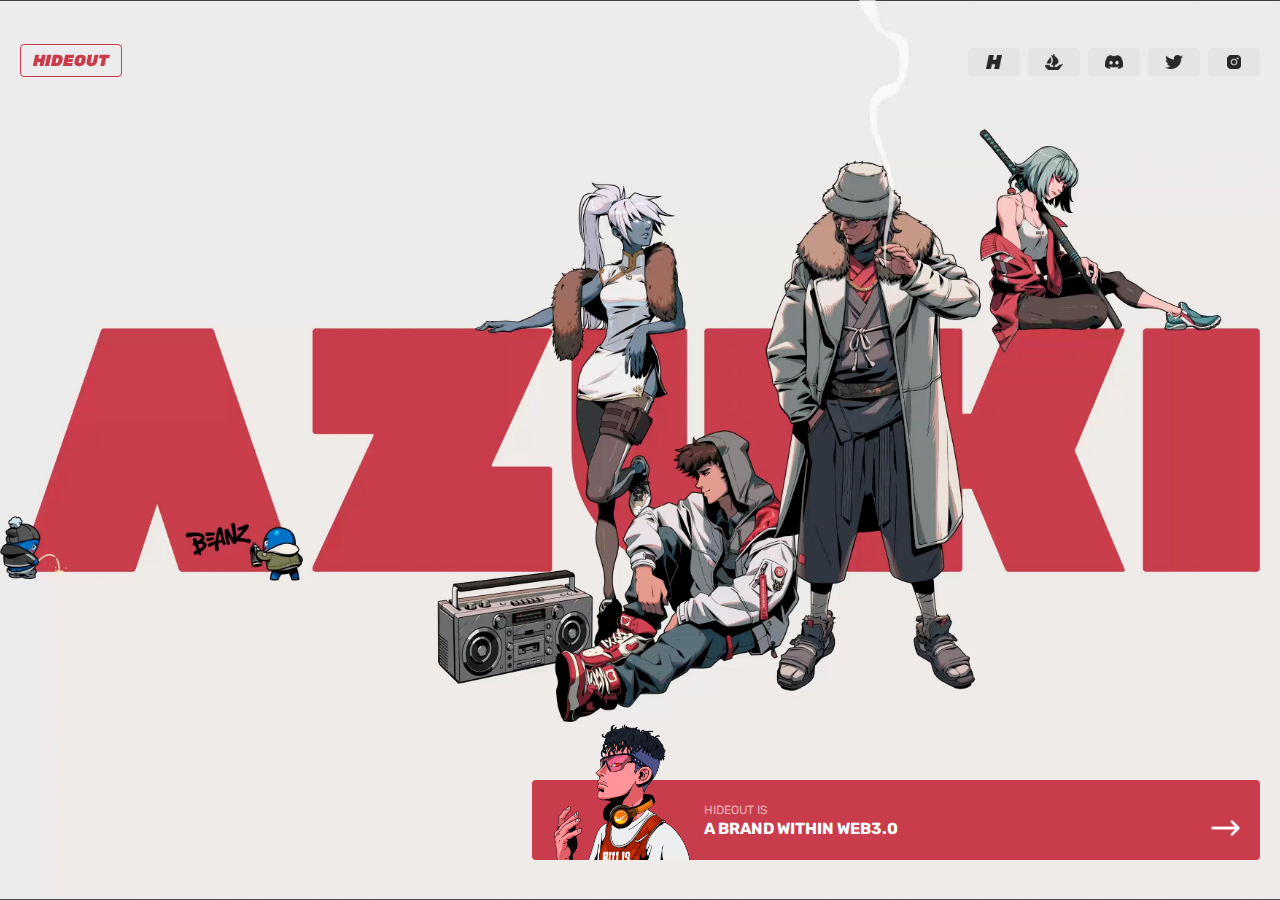
<file: index.html>
<!DOCTYPE html>
<html lang="en">
<head>
    <meta charset="UTF-8">
    <meta http-equiv="X-UA-Compatible" content="IE=edge">
    <meta name="viewport" content="width=device-width, initial-scale=1, maximum-scale=1, user-scalable=no">
    <meta name="description" content="Welcome to HIDEOUT!">

    <meta property="og:title" content="HIDEOUT">
    <meta property="og:description" content="Welcome to HIDEOUT!">
    <meta property="og:image" content="/img/nft_main.jpg">

    <title>HIDEOUT</title>

    <link rel="apple-touch-icon" sizes="180x180" href="/fav/apple-touch-icon.png">
    <link rel="icon" type="image/png" sizes="32x32" href="/fav/favicon-32x32.png">
    <link rel="icon" type="image/png" sizes="16x16" href="/fav/favicon-16x16.png">
    <link rel="manifest" href="/fav/site.webmanifest">
    <link rel="mask-icon" href="/fav/safari-pinned-tab.svg" color="#ff0054">
    <meta name="msapplication-TileColor" content="#ff0054">
    <meta name="theme-color" content="#ffffff">

    <link rel="preconnect" href="https://fonts.googleapis.com">
    <link rel="preconnect" href="https://fonts.gstatic.com" crossorigin>
    <link href="https://fonts.googleapis.com/css2?family=Rubik:ital,wght@0,400;0,700;1,900&display=swap" rel="stylesheet">

    <link rel="stylesheet" href="main.css">
    <script defer src="main.js"></script>
</head>
<body>
    <div class="background-image"></div>

    <header>
        <div class="header-wrapper">
            <div>
                <a href="index.html" class="logo">HIDEOUT</a>
                <label class="menu-btn-wrapper">
                    <input type="checkbox">
                    <div class="menu-btn">
                        <span class="menu-top"></span>
                        <span class="menu-middle"></span>
                        <span class="menu-bottom"></span>
                    </div>  
                </label>
            </div>
            <nav class="nav-pc">
                <a href="about.html" class="menu"><img src="img/about.png" alt="About"></a>
                <a href="https://opensea.io/" target="_blank" class="menu"><img src="img/opensea.png" alt="OpenSea"></a>
                <a href="https://discord.com/" target="_blank" class="menu"><img src="img/discord.png" alt="Discord"></a>
                <a href="https://twitter.com/" target="_blank" class="menu"><img src="img/twitter.png" alt="Twitter"></a>
                <a href="https://www.instagram.com/" target="_blank" class="menu"><img src="img/instagram.png" alt="Instagram"></a>
            </nav>
            <nav class="nav-mo">
                <a href="about.html" class="menu">ABOUT</a>
                <a href="https://opensea.io/" target="_blank" class="menu">OPENSEA</a>
                <a href="https://discord.com/" target="_blank" class="menu">DISCORD</a>
                <a href="https://twitter.com/" target="_blank" class="menu">TWITTER</a>
                <a href="https://www.instagram.com/" target="_blank" class="menu">INSTAGRAM</a>
            </nav>
        </div>
    </header>
    
    <section class="section-bottom">
        <div class="nav-bottom">
            <a href="about.html">
                <div class="nav-bottom-wrapper">
                    <div class="nav-bottom-background"></div>
                    <div class="nav-bottom-contents">
                        <div>
                            <img src="img/nft_bottom.png" alt="HIDEOUT NFT">
                            <div>
                                <p>HIDEOUT IS</p>
                                <p>A BRAND WITHIN WEB3.0</p>
                                <P>A WEB3 BRAND</P>
                            </div>
                        </div>
                        <img src="img/arrow.png" alt="Arrow">
                    </div>
                </div>
            </a>
        </div>
    </section>

</body>
</html>
</file>
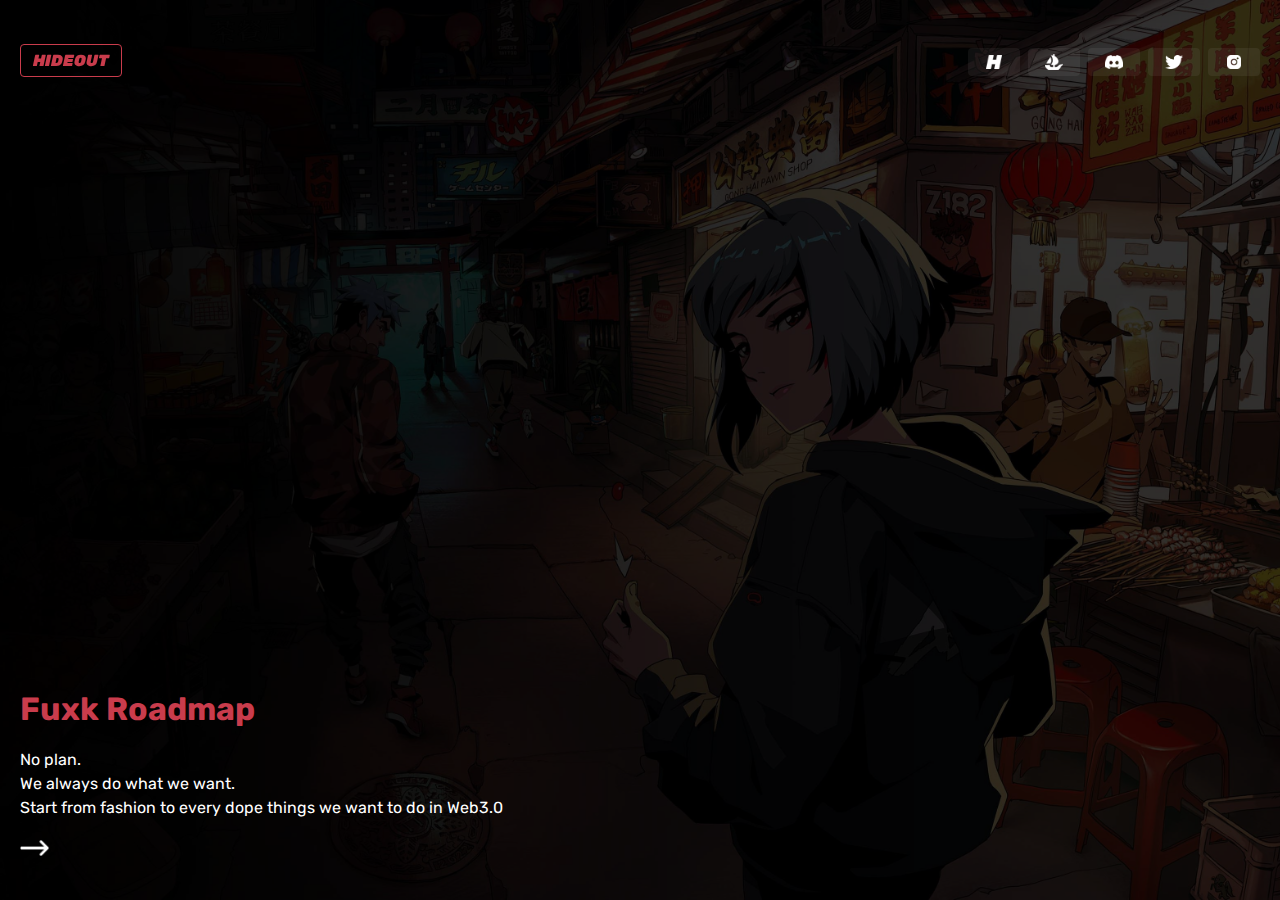
<file: about.html>
<!DOCTYPE html>
<html lang="en">
<head>
    <meta charset="UTF-8">
    <meta http-equiv="X-UA-Compatible" content="IE=edge">
    <meta name="viewport" content="width=device-width, initial-scale=1, maximum-scale=1, user-scalable=no">
    <meta name="description" content="Welcome to HIDEOUT!">

    <meta property="og:title" content="HIDEOUT">
    <meta property="og:description" content="Welcome to HIDEOUT!">
    <meta property="og:image" content="/img/nft_main.jpg">

    <title>HIDEOUT</title>

    <link rel="apple-touch-icon" sizes="180x180" href="/fav/apple-touch-icon.png">
    <link rel="icon" type="image/png" sizes="32x32" href="/fav/favicon-32x32.png">
    <link rel="icon" type="image/png" sizes="16x16" href="/fav/favicon-16x16.png">
    <link rel="manifest" href="/fav/site.webmanifest">
    <link rel="mask-icon" href="/fav/safari-pinned-tab.svg" color="#ff0054">
    <meta name="msapplication-TileColor" content="#ff0054">
    <meta name="theme-color" content="#ffffff">

    <link rel="preconnect" href="https://fonts.googleapis.com">
    <link rel="preconnect" href="https://fonts.gstatic.com" crossorigin>
    <link href="https://fonts.googleapis.com/css2?family=Rubik:ital,wght@0,400;0,700;1,900&display=swap" rel="stylesheet">

    <link rel="stylesheet" href="about.css">
    <script defer src="about.js"></script>
</head>
<body>
    <div class="background-overlay"></div>
    <div class="background-image"></div>

    <header>
        <div class="header-wrapper">
            <div>
                <a href="index.html" class="logo">HIDEOUT</a>
                <label class="menu-btn-wrapper">
                    <input type="checkbox">
                    <div class="menu-btn">
                        <span class="menu-top"></span>
                        <span class="menu-middle"></span>
                        <span class="menu-bottom"></span>
                    </div>  
                </label>
            </div>
            <nav class="nav-pc">
                <a href="about.html" class="menu"><img src="img/about_wl.png" alt="About"></a>
                <a href="https://opensea.io/" target="_blank" class="menu"><img src="img/opensea_wl.png" alt="OpenSea"></a>
                <a href="https://discord.com/" target="_blank" class="menu"><img src="img/discord_wl.png" alt="Discord"></a>
                <a href="https://twitter.com/" target="_blank" class="menu"><img src="img/twitter_wl.png" alt="Twitter"></a>
                <a href="https://www.instagram.com/" target="_blank" class="menu"><img src="img/instagram_wl.png" alt="Instagram"></a>
            </nav>
            <nav class="nav-mo">
                <a href="about.html" class="menu">ABOUT</a>
                <a href="https://opensea.io/" target="_blank" class="menu">OPENSEA</a>
                <a href="https://discord.com/" target="_blank" class="menu">DISCORD</a>
                <a href="https://twitter.com/" target="_blank" class="menu">TWITTER</a>
                <a href="https://www.instagram.com/" target="_blank" class="menu">INSTAGRAM</a>
            </nav>
        </div>
    </header>
    
    <section class="section-about" onclick="changePage()">
        <div class="about-wrapper">
            <div class="about-title">
                Fuxk Roadmap
            </div>
            <div class="about-desc">
                No plan.
                <br>We always do what we want.
                <br>Start from fashion to every dope things we want to do in Web3.0
            </div>
            <div class="about-title-2">
                HIDEOUT is a brand within Web3.0
            </div>
            <div class="about-desc-2">
                We attracts the most artistic and carefree individuals within the Web3 space 
                <br>as it's known for its exclusive and hip culture. 
                <br>‘Without community, HIDEOUT is nothing’ 
                <br class="always-visible">
                <br class="always-visible">1,000 PFPs are another version of yourself, 'Identity,' 
                <br>that will lead you into the new world - Metaverse.
                <br>This new 'Identity' grants you a membership to access 
                <br>what is known as the HIDEOUT.
                <br>‘HIDEOUT, we, our, and us.'
                <br class="always-visible">
                <br class="always-visible">Within Web3, HIDEOUT continues to innovate the Metaverse 
                <br>- Doing always works fancy
                <br class="always-visible">
                <br class="always-visible">We believe that we can love, enjoy, 
                <br>and grow HIDEOUT as a leading community together.
                <br>Together, we mark a new era to come.
                <br class="always-visible">
                <br class="always-visible">Are you ready?
            </div>
            <img class="about-arrow" src="img/arrow.png" alt="Arrow">
        </div>
    </section>
</body>
</html>
</file>
<file: main.css>
:root {
    --color-highlight: #c93c4c;
}

/* ---------------- 공통 영역 ---------------- */

* {
    margin: 0;
    padding: 0;
    text-decoration: none;
    box-sizing: border-box;
}

body {
    min-width: 360px;
    max-width: 100vw;
    min-height: 100vh;
    display: flex;
    flex-direction: column;
    justify-content: flex-start;
    align-items: center;
}

.background-image {
    position: absolute;
    top: 0;
    left: 0;
    min-width: 360px;
    width: 100vw;
    height: 100vh;
    background: url(img/background_main_pc.jpg);
    background-size: cover;
    background-position: center;
    background-repeat: no-repeat;
    z-index: -1;
}

/* ---------------- 헤더 영역 ---------------- */

header {
    position: fixed;
    top: 0;
    left: 0;
    width: 100%;
    height: 120px;
    display: flex;
    justify-content: center;
    z-index: 2;
}

.header-wrapper{
    display: flex;
    justify-content: space-between;
    align-items: center;
    max-width: 1800px;
    width: 100%;
    height: 100%;
    padding-left: 20px;
    padding-right: 20px;
}

.logo {
    font-family: 'Rubik', sans-serif;
    font-size: 16px;
    font-weight: 900;
    font-style: italic;
    color: var(--color-highlight);
    background-color: transparent;
    border: 1px solid var(--color-highlight);
    padding: 6px 12px;
    border-radius: 4px;
    transition: 0.25s;
}

.logo:hover{
    color: #ffffff;
    background-color: var(--color-highlight);
}

.nav-pc{
    display: flex;
    justify-content: space-between;
    align-items: center;
    margin-top: 4px;
}

.nav-mo{
    display: none;
}

.nav-pc > .menu > img{
    width: auto;
    height: 14px;
}

.nav-pc > .menu {
    display: flex;
    justify-content: center;
    align-items: center;
    width: 52px;
    height: 28px;
    background-color: #00000008;
    margin-right: 8px;
    border-radius: 4px;
    transition: 0.25s;
}

.nav-pc > .menu:hover{
    background-color: #00000016;
}

.nav-pc > .menu:nth-last-of-type(1){
    margin-right: 0;
}

.nav-pc > .menu:nth-of-type(2) > img{
    width: auto;
    height: 16px;
}

.menu-btn-wrapper{
    display: none;
}

.menu-btn-wrapper > input[type="checkbox"]{
    visibility: hidden;
    display: none;
}

.menu-btn{
    width: 24px;
    height: 16px;
    position: relative;
    cursor: pointer;
    display: flex;
    justify-content: center;
}

.menu-top{
    top: 1px;
    height: 2px;
    width: 24px;
    background: #ffffff;
    border-radius: 2px;
    position: absolute;
    transition: 0.25s ease;
}

.menu-middle{
    top: 7px;
    height: 2px;
    width: 24px;
    background: #ffffff;
    border-radius: 2px;
    position: absolute;
    transition: 0.25s ease;
}

.menu-bottom{
    bottom: 1px;
    height: 2px;
    width: 24px;
    background: #ffffff;
    border-radius: 2px;
    position: absolute;
    transition: 0.25s ease;
}

.menu-btn-wrapper > input[type="checkbox"]:checked ~ .menu-btn > .menu-top{
    transform: rotate(-45deg);
    width: 24px;
    transform-origin: right;
    top: -1.5px;
}

.menu-btn-wrapper > input[type="checkbox"]:checked ~ .menu-btn > .menu-bottom{
    transform: rotate(45deg);
    width: 24px;
    transform-origin: right;
    bottom: -1.5px;
}

.menu-btn-wrapper > input[type="checkbox"]:checked ~ .menu-btn > .menu-middle{
    transform: translateX(20px);
    opacity: 0;
}

/* ---------------- 하단 내비게이션 영역 ---------------- */

.section-bottom{
    position: relative;
    max-width: 1800px;
    min-height: 100vh;
    width: 100%;
    height: 100%;
}

.nav-bottom{
    position: absolute;
    bottom: 40px;
    right: 20px;
}

.nav-bottom > a{
    width: 100%;
    height: 100%;
    padding-left: 20px;
}

.nav-bottom-background{
    width: 100%;
    position: absolute;
    bottom: 0;
    height: 80px;
    background-color: var(--color-highlight);
    border-radius: 4px;
    z-index: -1;
}

.nav-bottom-contents{
    min-width: 320px;
    width: 728px;
    height: 100%;
    display: flex;
    justify-content: space-between;
    align-items: flex-end;
    padding-left: 20px;
    padding-right: 20px;
}

.nav-bottom-contents > div{
    display: flex;
    justify-content: space-between;
    align-items: flex-end;
}

.nav-bottom-contents > div > img{
    width: 144px;
    height: 144px;
}

.nav-bottom-contents > div > div{
    font-family: 'Rubik', sans-serif;
    padding-bottom: 22px;
    margin-left: 8px;
    margin-right: 8px;
}

.nav-bottom-contents > div > div > p:nth-of-type(1){
    color: #ffffff99;
    font-size: 12px;
    font-weight: 400;
    margin-bottom: 2px;
}

.nav-bottom-contents > div > div > p:nth-of-type(2){
    color: #ffffff;
    font-size: 16px;
    font-weight: 700;
}

.nav-bottom-contents > div > div > p:nth-of-type(3){
    display: none;
    color: #ffffff;
    font-size: 16px;
    font-weight: 700;
}

.nav-bottom-contents > img{
    width: auto;
    height: 16px;
    margin-bottom: 24px;
}


@media screen and (max-width: 768px) {

    /* ---------------- 공통 영역 ---------------- */

    .background-image {
        position: absolute;
        top: 0;
        left: 0;
        min-width: 360px;
        width: 100vw;
        height: 100vh;
        background: url(img/background_main_mo.jpg);
        background-size: cover;
        background-position: top;
        background-repeat: no-repeat;
        z-index: -1;
    }

    /* ---------------- 헤더 영역 ---------------- */

    .logo {
        color: #ffffff;
        background-color: transparent;
        border: 1px solid #ffffff;
    }
    
    .logo:hover{
        color: #ffffff;
        background-color: var(--color-highlight);
        border: 1px solid var(--color-highlight);
    }

    .nav-pc > .menu {
        background-color: #ffffff0f;
    }
    
    .nav-pc > .menu:hover{
        background-color: #ffffff40;
    }

    .nav-pc > .menu:nth-of-type(1) > img{
        content:url("img/about_wl.png");
    }

    .nav-pc > .menu:nth-of-type(2) > img{
        content:url("img/opensea_wl.png");
    }

    .nav-pc > .menu:nth-of-type(3) > img{
        content:url("img/discord_wl.png");
    }

    .nav-pc > .menu:nth-of-type(4) > img{
        content:url("img/twitter_wl.png");
    }

    .nav-pc > .menu:nth-of-type(5) > img{
        content:url("img/instagram_wl.png");
    }

    /* ---------------- 하단 내비게이션 영역 ---------------- */    

    .nav-bottom-contents{
        width: calc(100vw - 40px);
    }
}


@media screen and (max-width: 576px) {

    /* ---------------- 헤더 영역 ---------------- */

    header.active {
        background-color: var(--color-highlight);
    }

    .header-wrapper{
        flex-direction: column;
    }
    
    .header-wrapper > div{
        width: 100%;
        min-height: 120px;
        display: flex;
        justify-content: space-between;
        align-items: center;
    }
    
    header.active .logo:hover{
        color: var(--color-highlight);
        background-color: #ffffff;
    }

    .menu-btn-wrapper{
        display: block;
    }

    .nav-pc{
        display: none;
    }
    
    .nav-mo{
        display: none;
    }

    .nav-mo.active{
        width: 100vw;
        min-height: 100vh;
        display: flex;
        flex-direction: column;
        justify-content: flex-start;
        align-items: center;
        background-color: var(--color-highlight);
    }
    
    .nav-mo > .menu{
        width: 100%;
        display: flex;
        justify-content: center;
        align-items: center;
        font-family: 'Rubik', sans-serif;
        font-weight: 400;
        font-size: 16px;
        color: #ffffff;
        padding-top: 20px;
        padding-bottom: 20px;
    }

    /* ---------------- 하단 내비게이션 영역 ---------------- */

    .nav-bottom-background{
        height: 72px;
    }

    .nav-bottom-contents > div > img{
        width: 112px;
        height: 112px;
    }

    .nav-bottom-contents > div > div{
        padding-bottom: 18px;
    }

    .nav-bottom-contents > div > div > p:nth-of-type(2){
        display: none;
    }
    
    .nav-bottom-contents > div > div > p:nth-of-type(3){
        display: block;
    }

    .nav-bottom-contents > img{
        margin-bottom: 20px;
    }
}
</file>
<file: about.css>
:root {
    --color-highlight: #c93c4c;
}

/* ---------------- 공통 영역 ---------------- */

* {
    margin: 0;
    padding: 0;
    text-decoration: none;
    box-sizing: border-box;
}

body {
    min-width: 360px;
    max-width: 100vw;
    min-height: 100vh;
    background-color: #000000;
    display: flex;
    flex-direction: column;
    justify-content: flex-start;
    align-items: center;
}

.background-overlay {
    position: absolute;
    top: 0;
    left: 0;
    min-width: 360px;
    min-height: 100vh;
    width: 100vw;
    height: 100%;
    background-color: #000000;
    opacity: 0.8;
    transition: opacity 1s;
    z-index: -1;
}

.background-image {
    position: absolute;
    top: 0;
    left: 0;
    min-width: 360px;
    min-height: 100vh;
    width: 100vw;
    height: 100%;
    background: url(img/bakcground_about_pc.jpg);
    background-size: cover;
    background-position: center;
    background-repeat: no-repeat;
    z-index: -2;
}

/* ---------------- 헤더 영역 ---------------- */

header {
    position: fixed;
    top: 0;
    left: 0;
    width: 100%;
    height: 120px;
    display: flex;
    justify-content: center;
    z-index: 2;
}

.header-wrapper{
    display: flex;
    justify-content: space-between;
    align-items: center;
    max-width: 1800px;
    width: 100%;
    height: 100%;
    padding-left: 20px;
    padding-right: 20px;
}

.logo {
    font-family: 'Rubik', sans-serif;
    font-size: 16px;
    font-weight: 900;
    font-style: italic;
    color: var(--color-highlight);
    background-color: transparent;
    border: 1px solid var(--color-highlight);
    padding: 6px 12px;
    border-radius: 4px;
    transition: 0.25s;
}

.logo:hover{
    color: #ffffff;
    background-color: var(--color-highlight);
}

.nav-pc{
    display: flex;
    justify-content: space-between;
    align-items: center;
    margin-top: 4px;
}

.nav-mo{
    display: none;
}

.nav-pc > .menu > img{
    width: auto;
    height: 14px;
}

.nav-pc > .menu {
    display: flex;
    justify-content: center;
    align-items: center;
    width: 52px;
    height: 28px;
    background-color: #ffffff0f;
    margin-right: 8px;
    border-radius: 4px;
    transition: 0.25s;
}

.nav-pc > .menu:hover{
    background-color: #ffffff40;
}

.nav-pc > .menu:nth-last-of-type(1){
    margin-right: 0;
}

.nav-pc > .menu:nth-of-type(2) > img{
    width: auto;
    height: 16px;
}

.menu-btn-wrapper{
    display: none;
}

.menu-btn-wrapper > input[type="checkbox"]{
    visibility: hidden;
    display: none;
}

.menu-btn{
    width: 24px;
    height: 16px;
    position: relative;
    cursor: pointer;
    display: flex;
    justify-content: center;
}

.menu-top{
    top: 1px;
    height: 2px;
    width: 24px;
    background: #ffffff;
    border-radius: 2px;
    position: absolute;
    transition: 0.25s ease;
}

.menu-middle{
    top: 7px;
    height: 2px;
    width: 24px;
    background: #ffffff;
    border-radius: 2px;
    position: absolute;
    transition: 0.25s ease;
}

.menu-bottom{
    bottom: 1px;
    height: 2px;
    width: 24px;
    background: #ffffff;
    border-radius: 2px;
    position: absolute;
    transition: 0.25s ease;
}

.menu-btn-wrapper > input[type="checkbox"]:checked ~ .menu-btn > .menu-top{
    transform: rotate(-45deg);
    width: 24px;
    transform-origin: right;
    top: -1.5px;
}

.menu-btn-wrapper > input[type="checkbox"]:checked ~ .menu-btn > .menu-bottom{
    transform: rotate(45deg);
    width: 24px;
    transform-origin: right;
    bottom: -1.5px;
}

.menu-btn-wrapper > input[type="checkbox"]:checked ~ .menu-btn > .menu-middle{
    transform: translateX(20px);
    opacity: 0;
}

/* ---------------- ABOUT 영역 ---------------- */

.section-about{
    position: relative;
    max-width: 1800px;
    min-height: 100vh;
    width: 100%;
    height: 100%;
    cursor: pointer;
}

.about-wrapper{
    position: absolute;
    bottom: 40px;
    left: 20px;
    margin-right: 20px;
}

.about-title, .about-title-2{
    font-family: 'Rubik', sans-serif;
    font-size: 32px;
    font-weight: 700;
    color: var(--color-highlight);
    margin-bottom: 20px;
    word-break: keep-all;
}

.about-title-2{
    display: none;
    margin-top: 40px;
}

.about-desc, .about-desc-2{
    font-family: 'Rubik', sans-serif;
    font-size: 16px;
    font-weight: 400;
    line-height: 24px;
    color: #ffffff;
    word-break: keep-all;
}

.about-desc-2{
    display: none;
}

.about-wrapper > img{
    width: auto;
    height: 16px;
    margin-top: 20px;
}


@media screen and (max-width: 768px) {

    /* ---------------- 공통 영역 ---------------- */

    .background-image {
        position: absolute;
        top: 0;
        left: 0;
        min-width: 360px;
        width: 100vw;
        height: 100vh;
        background: url(img/background_about_mo.jpg);
        background-size: cover;
        background-position: top;
        background-repeat: no-repeat;
        z-index: -2;
    }

    /* ---------------- ABOUT 영역 ---------------- */

    .about-desc > br, .about-desc-2 > br:not(.always-visible){
        display: none;
    }

}


@media screen and (max-width: 576px) {

    /* ---------------- 헤더 영역 ---------------- */

    header{
        background: linear-gradient(180deg, #000000, #00000000);
    }

    header.active {
        background: var(--color-highlight);
    }

    .header-wrapper{
        flex-direction: column;
    }
    
    .header-wrapper > div{
        width: 100%;
        min-height: 120px;
        display: flex;
        justify-content: space-between;
        align-items: center;
    }

    header.active .logo {
        color: #ffffff;
        background-color: transparent;
        border: 1px solid #ffffff;
    }
    
    header.active .logo:hover{
        color: var(--color-highlight);
        background-color: #ffffff;
    }

    .menu-btn-wrapper{
        display: block;
    }

    .nav-pc{
        display: none;
    }
    
    .nav-mo{
        display: none;
    }

    .nav-mo.active{
        width: 100vw;
        min-height: 100vh;
        display: flex;
        flex-direction: column;
        justify-content: flex-start;
        align-items: center;
        background-color: var(--color-highlight);
    }
    
    .nav-mo > .menu{
        width: 100%;
        display: flex;
        justify-content: center;
        align-items: center;
        font-family: 'Rubik', sans-serif;
        font-weight: 400;
        font-size: 16px;
        color: #ffffff;
        padding-top: 20px;
        padding-bottom: 20px;
    }

    /* ---------------- ABOUT 영역 ---------------- */

    .about-wrapper.last-page{
        position: absolute;
        top: 120px;
        bottom: 0px;
        left: 20px;
        margin-right: 20px;
    }

    .about-title, .about-title-2{
        font-size: 28px;
    }

    .about-desc-2{
        padding-bottom: 40px;
    }

    .about-desc, .about-desc-2{
        line-height: 24px;
    }
}
</file>
